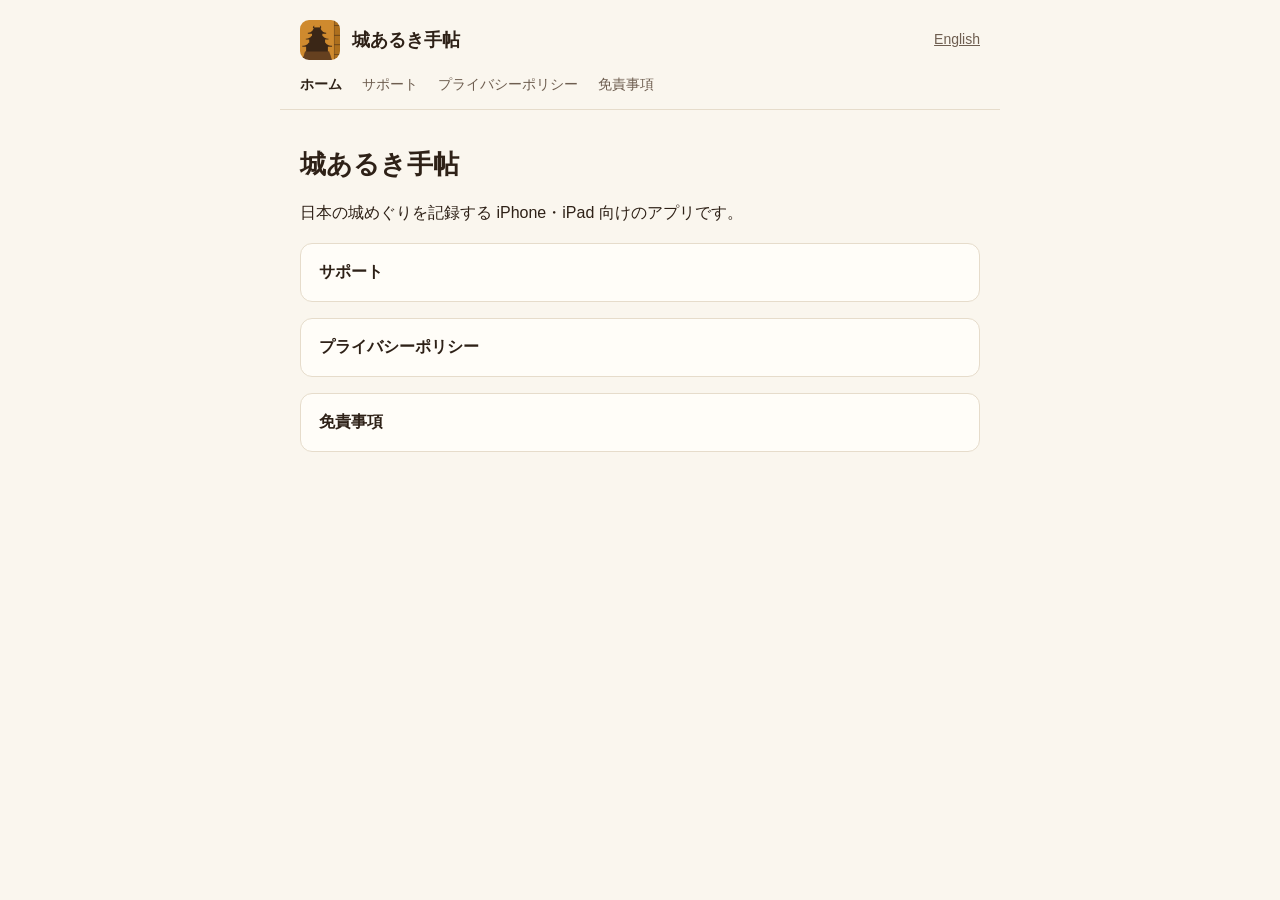
<file: index.html>
<!doctype html>
<html lang="ja">
<head>
<meta charset="utf-8">
<meta name="viewport" content="width=device-width, initial-scale=1">
<title>城あるき手帖</title>
<link rel="stylesheet" href="style.css">
<link rel="icon" href="icon.png">
</head>
<body>
<header class="site">
  <a class="brand" href="./"><img src="icon.png" alt="" width="40" height="40"><span>城あるき手帖</span></a>
  <a class="lang" href="en/" hreflang="en">English</a>
</header>
<nav><a href="./" aria-current="page">ホーム</a><a href="support.html">サポート</a><a href="privacy.html">プライバシーポリシー</a><a href="disclaimer.html">免責事項</a></nav>
<main>
<h1>城あるき手帖</h1>
<p>日本の城めぐりを記録する iPhone・iPad 向けのアプリです。</p>
<ul class="links"><li><a href="support.html">サポート</a></li><li><a href="privacy.html">プライバシーポリシー</a></li><li><a href="disclaimer.html">免責事項</a></li></ul>
</main>
</body>
</html>
</file>
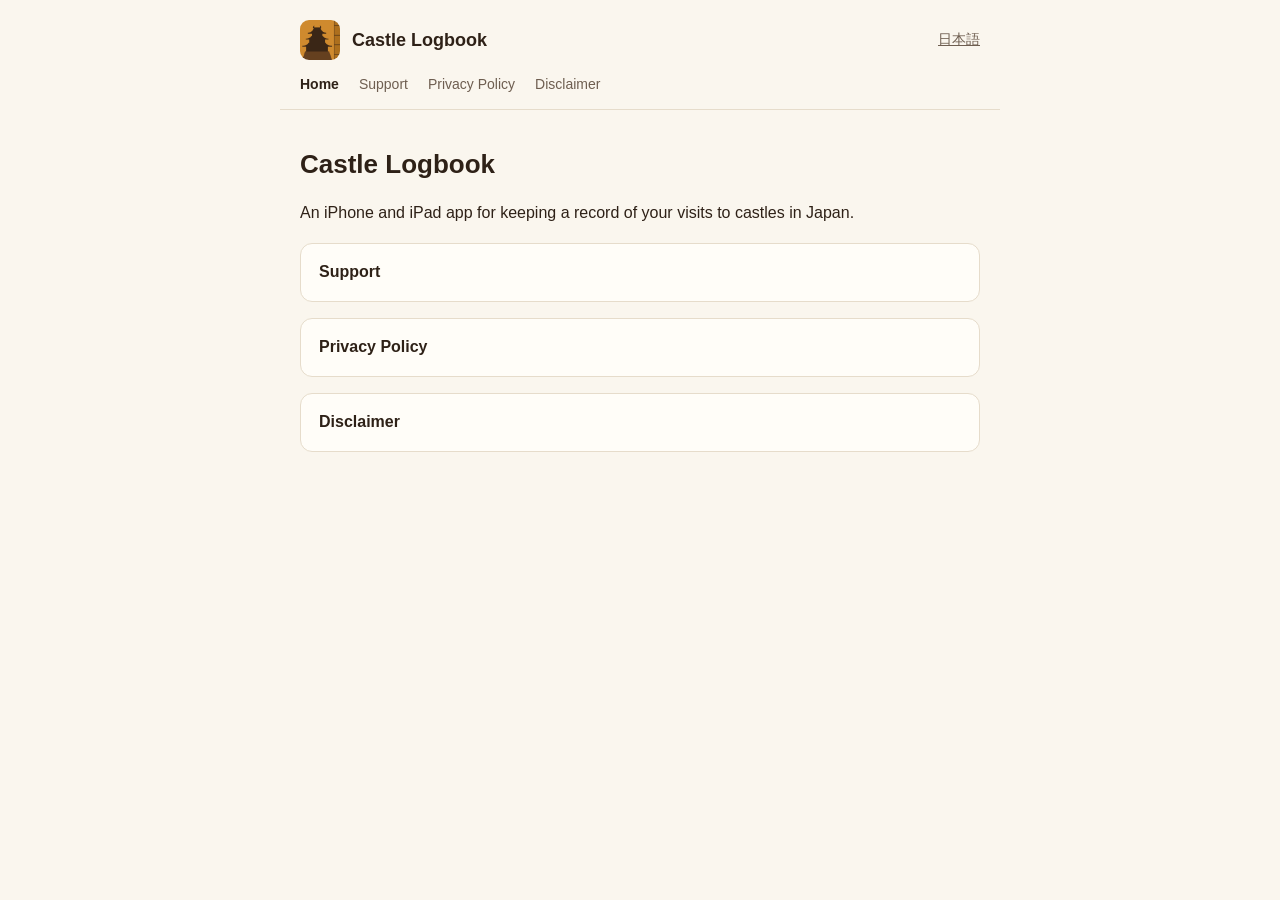
<file: en/index.html>
<!doctype html>
<html lang="en">
<head>
<meta charset="utf-8">
<meta name="viewport" content="width=device-width, initial-scale=1">
<title>Castle Logbook</title>
<link rel="stylesheet" href="../style.css">
<link rel="icon" href="../icon.png">
</head>
<body>
<header class="site">
  <a class="brand" href="../en/"><img src="../icon.png" alt="" width="40" height="40"><span>Castle Logbook</span></a>
  <a class="lang" href="../" hreflang="ja">日本語</a>
</header>
<nav><a href="./" aria-current="page">Home</a><a href="../en/support.html">Support</a><a href="../en/privacy.html">Privacy Policy</a><a href="../en/disclaimer.html">Disclaimer</a></nav>
<main>
<h1>Castle Logbook</h1>
<p>An iPhone and iPad app for keeping a record of your visits to castles in Japan.</p>
<ul class="links"><li><a href="support.html">Support</a></li><li><a href="privacy.html">Privacy Policy</a></li><li><a href="disclaimer.html">Disclaimer</a></li></ul>
</main>
</body>
</html>
</file>
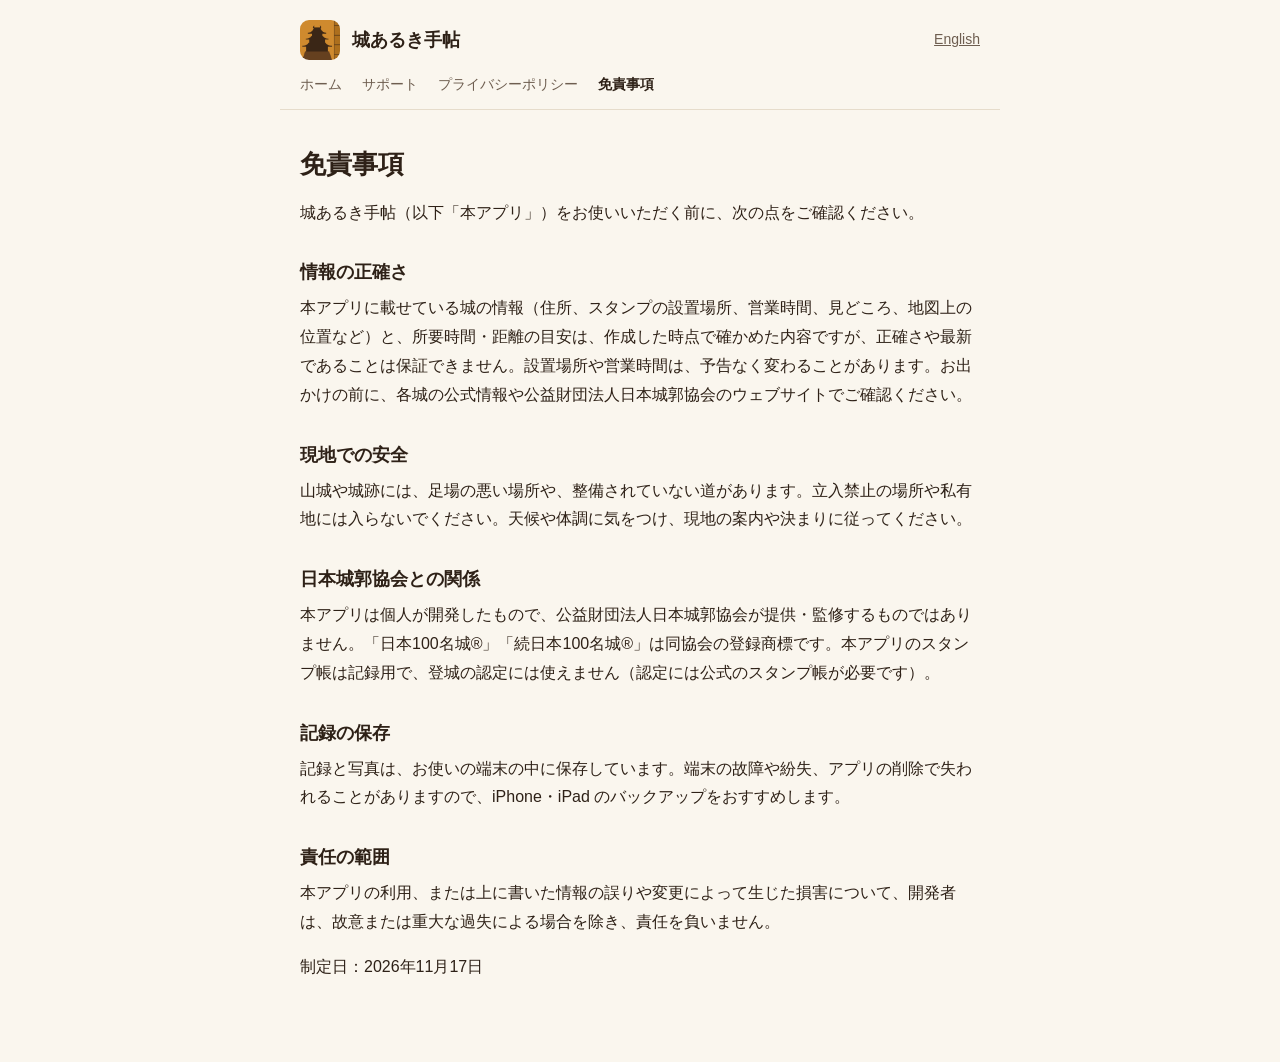
<file: disclaimer.html>
<!doctype html>
<html lang="ja">
<head>
<meta charset="utf-8">
<meta name="viewport" content="width=device-width, initial-scale=1">
<title>免責事項 | 城あるき手帖</title>
<link rel="stylesheet" href="style.css">
<link rel="icon" href="icon.png">
</head>
<body>
<header class="site">
  <a class="brand" href="./"><img src="icon.png" alt="" width="40" height="40"><span>城あるき手帖</span></a>
  <a class="lang" href="en/disclaimer.html" hreflang="en">English</a>
</header>
<nav><a href="./">ホーム</a><a href="support.html">サポート</a><a href="privacy.html">プライバシーポリシー</a><a href="disclaimer.html" aria-current="page">免責事項</a></nav>
<main>
<h1>免責事項</h1>
<p>城あるき手帖（以下「本アプリ」）をお使いいただく前に、次の点をご確認ください。</p>
<h2>情報の正確さ</h2>
<p>本アプリに載せている城の情報（住所、スタンプの設置場所、営業時間、見どころ、地図上の位置など）と、所要時間・距離の目安は、作成した時点で確かめた内容ですが、正確さや最新であることは保証できません。設置場所や営業時間は、予告なく変わることがあります。お出かけの前に、各城の公式情報や公益財団法人日本城郭協会のウェブサイトでご確認ください。</p>
<h2>現地での安全</h2>
<p>山城や城跡には、足場の悪い場所や、整備されていない道があります。立入禁止の場所や私有地には入らないでください。天候や体調に気をつけ、現地の案内や決まりに従ってください。</p>
<h2>日本城郭協会との関係</h2>
<p>本アプリは個人が開発したもので、公益財団法人日本城郭協会が提供・監修するものではありません。「日本100名城®」「続日本100名城®」は同協会の登録商標です。本アプリのスタンプ帳は記録用で、登城の認定には使えません（認定には公式のスタンプ帳が必要です）。</p>
<h2>記録の保存</h2>
<p>記録と写真は、お使いの端末の中に保存しています。端末の故障や紛失、アプリの削除で失われることがありますので、iPhone・iPad のバックアップをおすすめします。</p>
<h2>責任の範囲</h2>
<p>本アプリの利用、または上に書いた情報の誤りや変更によって生じた損害について、開発者は、故意または重大な過失による場合を除き、責任を負いません。</p>
<p>制定日：2026年11月17日</p>
</main>
</body>
</html>
</file>
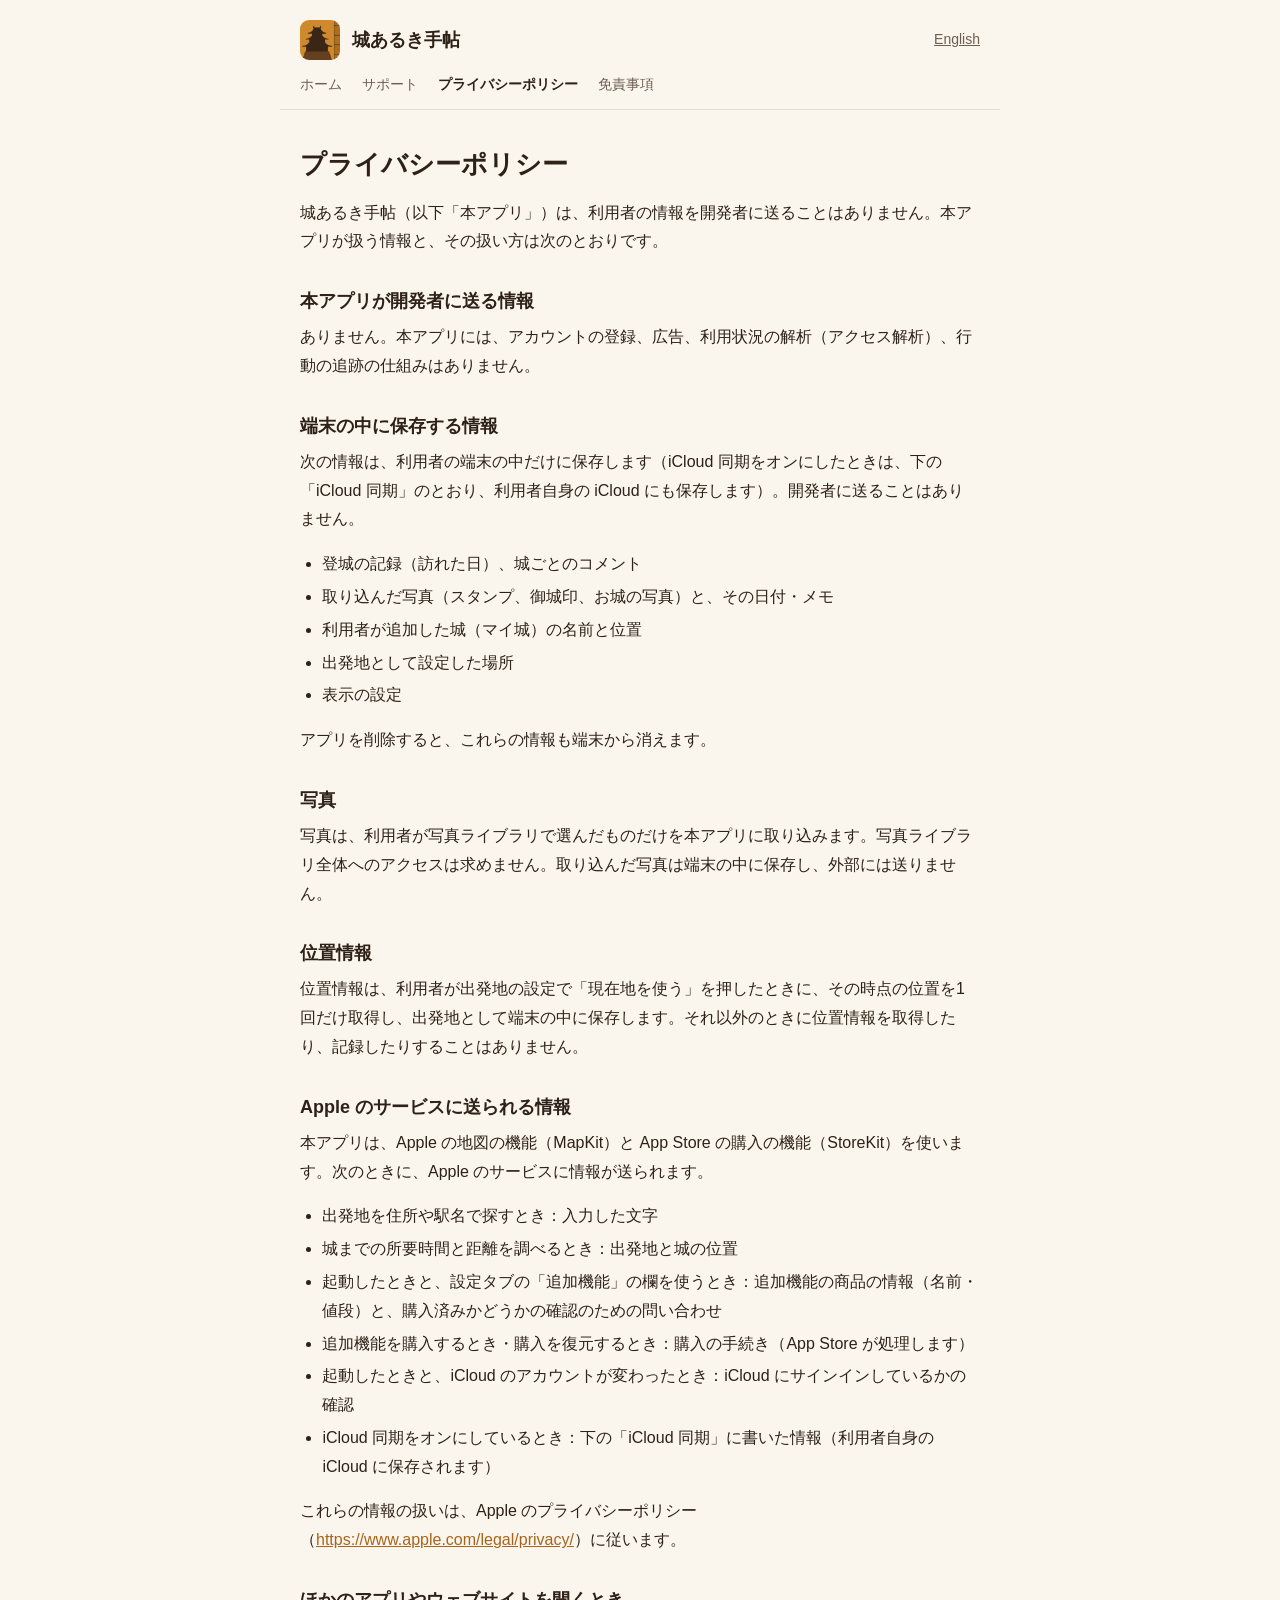
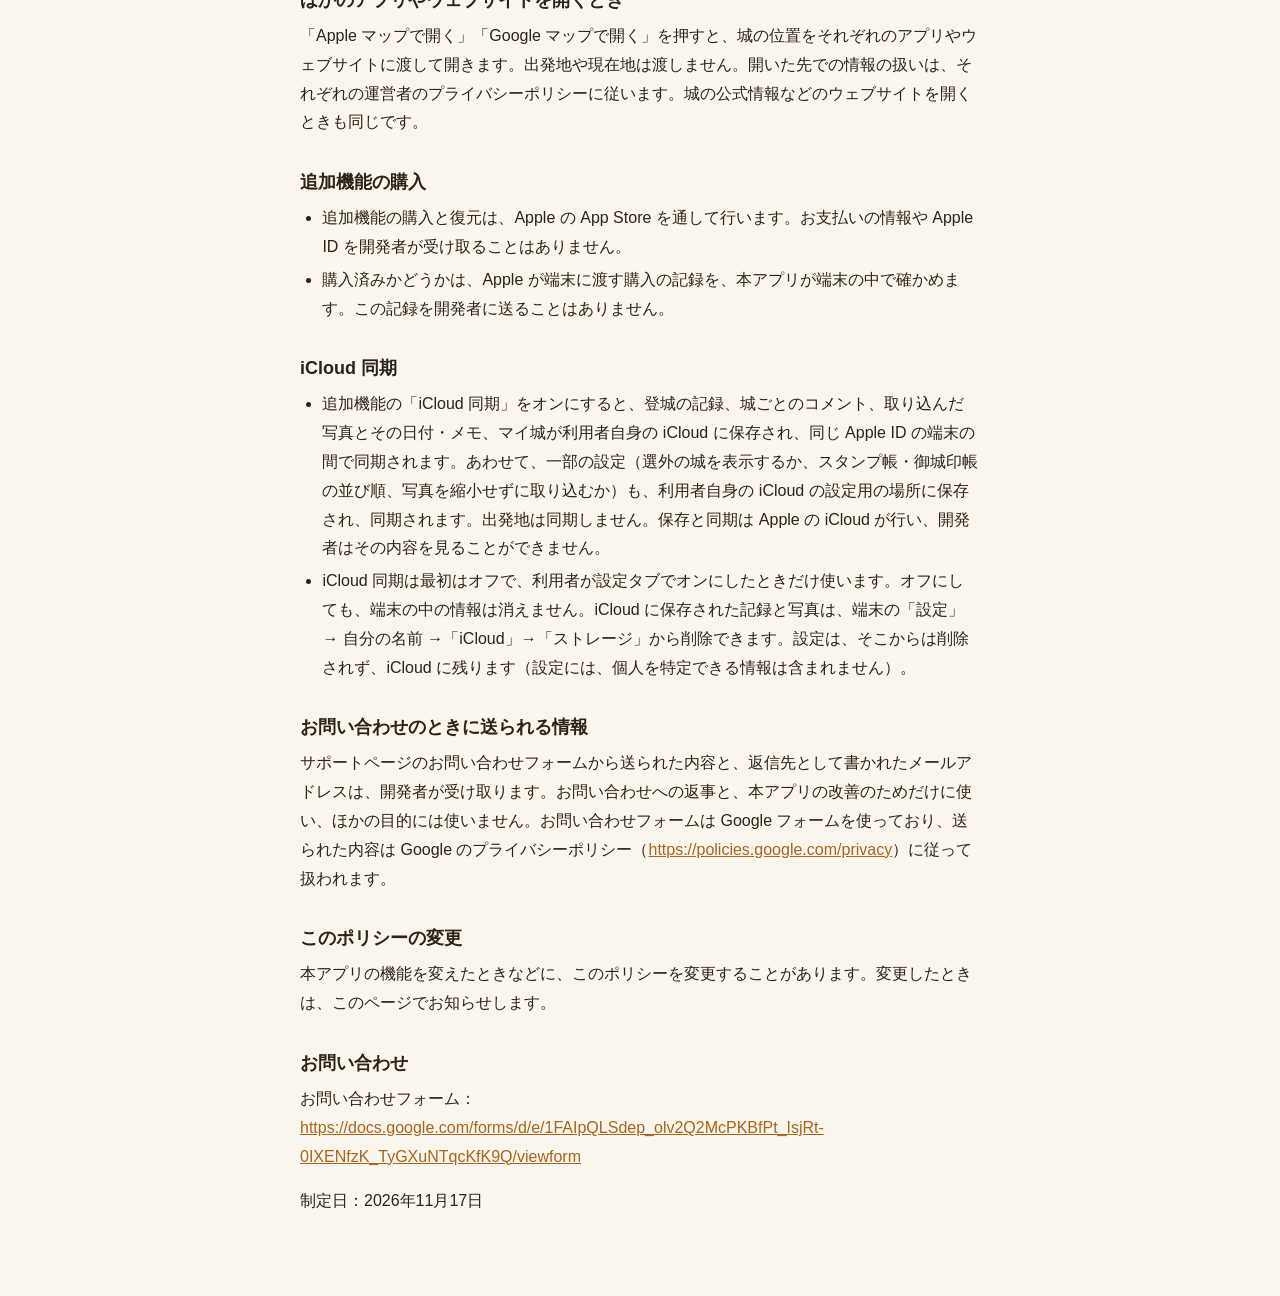
<file: privacy.html>
<!doctype html>
<html lang="ja">
<head>
<meta charset="utf-8">
<meta name="viewport" content="width=device-width, initial-scale=1">
<title>プライバシーポリシー | 城あるき手帖</title>
<link rel="stylesheet" href="style.css">
<link rel="icon" href="icon.png">
</head>
<body>
<header class="site">
  <a class="brand" href="./"><img src="icon.png" alt="" width="40" height="40"><span>城あるき手帖</span></a>
  <a class="lang" href="en/privacy.html" hreflang="en">English</a>
</header>
<nav><a href="./">ホーム</a><a href="support.html">サポート</a><a href="privacy.html" aria-current="page">プライバシーポリシー</a><a href="disclaimer.html">免責事項</a></nav>
<main>
<h1>プライバシーポリシー</h1>
<p>城あるき手帖（以下「本アプリ」）は、利用者の情報を開発者に送ることはありません。本アプリが扱う情報と、その扱い方は次のとおりです。</p>
<h2>本アプリが開発者に送る情報</h2>
<p>ありません。本アプリには、アカウントの登録、広告、利用状況の解析（アクセス解析）、行動の追跡の仕組みはありません。</p>
<h2>端末の中に保存する情報</h2>
<p>次の情報は、利用者の端末の中だけに保存します（iCloud 同期をオンにしたときは、下の「iCloud 同期」のとおり、利用者自身の iCloud にも保存します）。開発者に送ることはありません。</p>
<ul><li>登城の記録（訪れた日）、城ごとのコメント</li><li>取り込んだ写真（スタンプ、御城印、お城の写真）と、その日付・メモ</li><li>利用者が追加した城（マイ城）の名前と位置</li><li>出発地として設定した場所</li><li>表示の設定</li></ul>
<p>アプリを削除すると、これらの情報も端末から消えます。</p>
<h2>写真</h2>
<p>写真は、利用者が写真ライブラリで選んだものだけを本アプリに取り込みます。写真ライブラリ全体へのアクセスは求めません。取り込んだ写真は端末の中に保存し、外部には送りません。</p>
<h2>位置情報</h2>
<p>位置情報は、利用者が出発地の設定で「現在地を使う」を押したときに、その時点の位置を1回だけ取得し、出発地として端末の中に保存します。それ以外のときに位置情報を取得したり、記録したりすることはありません。</p>
<h2>Apple のサービスに送られる情報</h2>
<p>本アプリは、Apple の地図の機能（MapKit）と App Store の購入の機能（StoreKit）を使います。次のときに、Apple のサービスに情報が送られます。</p>
<ul><li>出発地を住所や駅名で探すとき：入力した文字</li><li>城までの所要時間と距離を調べるとき：出発地と城の位置</li><li>起動したときと、設定タブの「追加機能」の欄を使うとき：追加機能の商品の情報（名前・値段）と、購入済みかどうかの確認のための問い合わせ</li><li>追加機能を購入するとき・購入を復元するとき：購入の手続き（App Store が処理します）</li><li>起動したときと、iCloud のアカウントが変わったとき：iCloud にサインインしているかの確認</li><li>iCloud 同期をオンにしているとき：下の「iCloud 同期」に書いた情報（利用者自身の iCloud に保存されます）</li></ul>
<p>これらの情報の扱いは、Apple のプライバシーポリシー（<a href="https://www.apple.com/legal/privacy/">https://www.apple.com/legal/privacy/</a>）に従います。</p>
<h2>ほかのアプリやウェブサイトを開くとき</h2>
<p>「Apple マップで開く」「Google マップで開く」を押すと、城の位置をそれぞれのアプリやウェブサイトに渡して開きます。出発地や現在地は渡しません。開いた先での情報の扱いは、それぞれの運営者のプライバシーポリシーに従います。城の公式情報などのウェブサイトを開くときも同じです。</p>
<h2>追加機能の購入</h2>
<ul><li>追加機能の購入と復元は、Apple の App Store を通して行います。お支払いの情報や Apple ID を開発者が受け取ることはありません。</li><li>購入済みかどうかは、Apple が端末に渡す購入の記録を、本アプリが端末の中で確かめます。この記録を開発者に送ることはありません。</li></ul>
<h2>iCloud 同期</h2>
<ul><li>追加機能の「iCloud 同期」をオンにすると、登城の記録、城ごとのコメント、取り込んだ写真とその日付・メモ、マイ城が利用者自身の iCloud に保存され、同じ Apple ID の端末の間で同期されます。あわせて、一部の設定（選外の城を表示するか、スタンプ帳・御城印帳の並び順、写真を縮小せずに取り込むか）も、利用者自身の iCloud の設定用の場所に保存され、同期されます。出発地は同期しません。保存と同期は Apple の iCloud が行い、開発者はその内容を見ることができません。</li><li>iCloud 同期は最初はオフで、利用者が設定タブでオンにしたときだけ使います。オフにしても、端末の中の情報は消えません。iCloud に保存された記録と写真は、端末の「設定」→ 自分の名前 →「iCloud」→「ストレージ」から削除できます。設定は、そこからは削除されず、iCloud に残ります（設定には、個人を特定できる情報は含まれません）。</li></ul>
<h2>お問い合わせのときに送られる情報</h2>
<p>サポートページのお問い合わせフォームから送られた内容と、返信先として書かれたメールアドレスは、開発者が受け取ります。お問い合わせへの返事と、本アプリの改善のためだけに使い、ほかの目的には使いません。お問い合わせフォームは Google フォームを使っており、送られた内容は Google のプライバシーポリシー（<a href="https://policies.google.com/privacy">https://policies.google.com/privacy</a>）に従って扱われます。</p>
<h2>このポリシーの変更</h2>
<p>本アプリの機能を変えたときなどに、このポリシーを変更することがあります。変更したときは、このページでお知らせします。</p>
<h2>お問い合わせ</h2>
<p>お問い合わせフォーム：<a href="https://docs.google.com/forms/d/e/1FAIpQLSdep_olv2Q2McPKBfPt_IsjRt-0IXENfzK_TyGXuNTqcKfK9Q/viewform">https://docs.google.com/forms/d/e/1FAIpQLSdep_olv2Q2McPKBfPt_IsjRt-0IXENfzK_TyGXuNTqcKfK9Q/viewform</a></p>
<p>制定日：2026年11月17日</p>
</main>
</body>
</html>
</file>
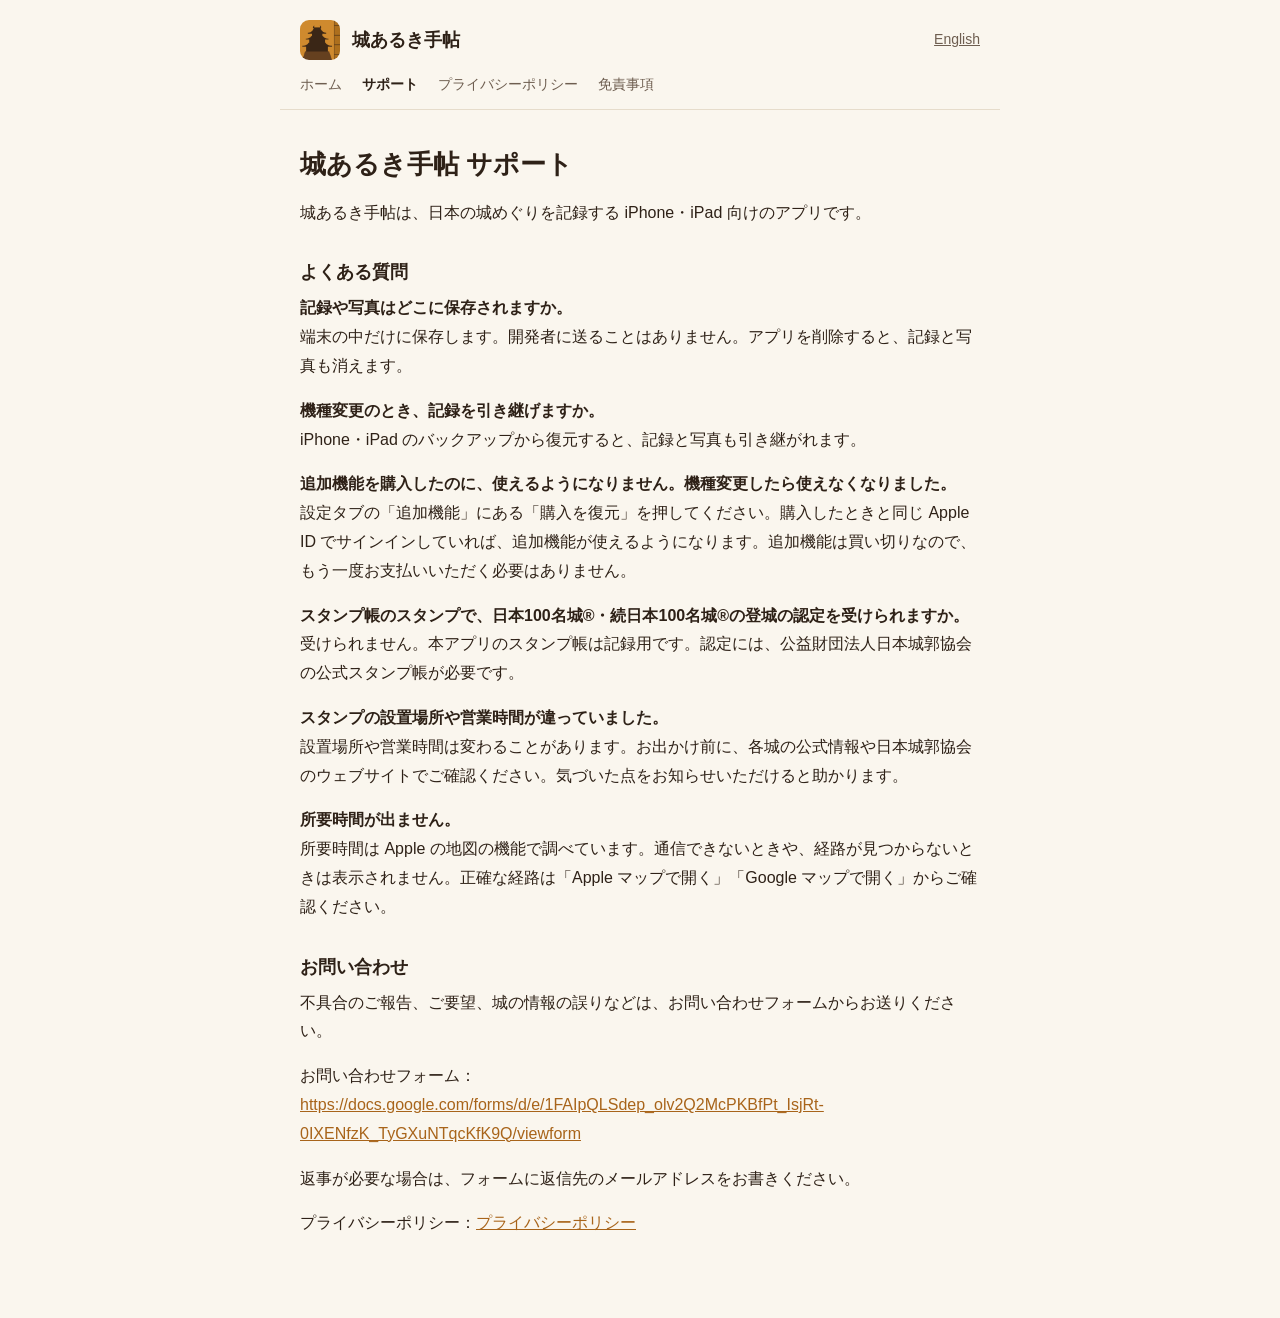
<file: support.html>
<!doctype html>
<html lang="ja">
<head>
<meta charset="utf-8">
<meta name="viewport" content="width=device-width, initial-scale=1">
<title>城あるき手帖 サポート</title>
<link rel="stylesheet" href="style.css">
<link rel="icon" href="icon.png">
</head>
<body>
<header class="site">
  <a class="brand" href="./"><img src="icon.png" alt="" width="40" height="40"><span>城あるき手帖</span></a>
  <a class="lang" href="en/support.html" hreflang="en">English</a>
</header>
<nav><a href="./">ホーム</a><a href="support.html" aria-current="page">サポート</a><a href="privacy.html">プライバシーポリシー</a><a href="disclaimer.html">免責事項</a></nav>
<main>
<h1>城あるき手帖 サポート</h1>
<p>城あるき手帖は、日本の城めぐりを記録する iPhone・iPad 向けのアプリです。</p>
<h2>よくある質問</h2>
<p><strong>記録や写真はどこに保存されますか。</strong><br>端末の中だけに保存します。開発者に送ることはありません。アプリを削除すると、記録と写真も消えます。</p>
<p><strong>機種変更のとき、記録を引き継げますか。</strong><br>iPhone・iPad のバックアップから復元すると、記録と写真も引き継がれます。</p>
<p><strong>追加機能を購入したのに、使えるようになりません。機種変更したら使えなくなりました。</strong><br>設定タブの「追加機能」にある「購入を復元」を押してください。購入したときと同じ Apple ID でサインインしていれば、追加機能が使えるようになります。追加機能は買い切りなので、もう一度お支払いいただく必要はありません。</p>
<p><strong>スタンプ帳のスタンプで、日本100名城®・続日本100名城®の登城の認定を受けられますか。</strong><br>受けられません。本アプリのスタンプ帳は記録用です。認定には、公益財団法人日本城郭協会の公式スタンプ帳が必要です。</p>
<p><strong>スタンプの設置場所や営業時間が違っていました。</strong><br>設置場所や営業時間は変わることがあります。お出かけ前に、各城の公式情報や日本城郭協会のウェブサイトでご確認ください。気づいた点をお知らせいただけると助かります。</p>
<p><strong>所要時間が出ません。</strong><br>所要時間は Apple の地図の機能で調べています。通信できないときや、経路が見つからないときは表示されません。正確な経路は「Apple マップで開く」「Google マップで開く」からご確認ください。</p>
<h2>お問い合わせ</h2>
<p>不具合のご報告、ご要望、城の情報の誤りなどは、お問い合わせフォームからお送りください。</p>
<p>お問い合わせフォーム：<a href="https://docs.google.com/forms/d/e/1FAIpQLSdep_olv2Q2McPKBfPt_IsjRt-0IXENfzK_TyGXuNTqcKfK9Q/viewform">https://docs.google.com/forms/d/e/1FAIpQLSdep_olv2Q2McPKBfPt_IsjRt-0IXENfzK_TyGXuNTqcKfK9Q/viewform</a></p>
<p>返事が必要な場合は、フォームに返信先のメールアドレスをお書きください。</p>
<p>プライバシーポリシー：<a href="privacy.html">プライバシーポリシー</a></p>
</main>
</body>
</html>
</file>
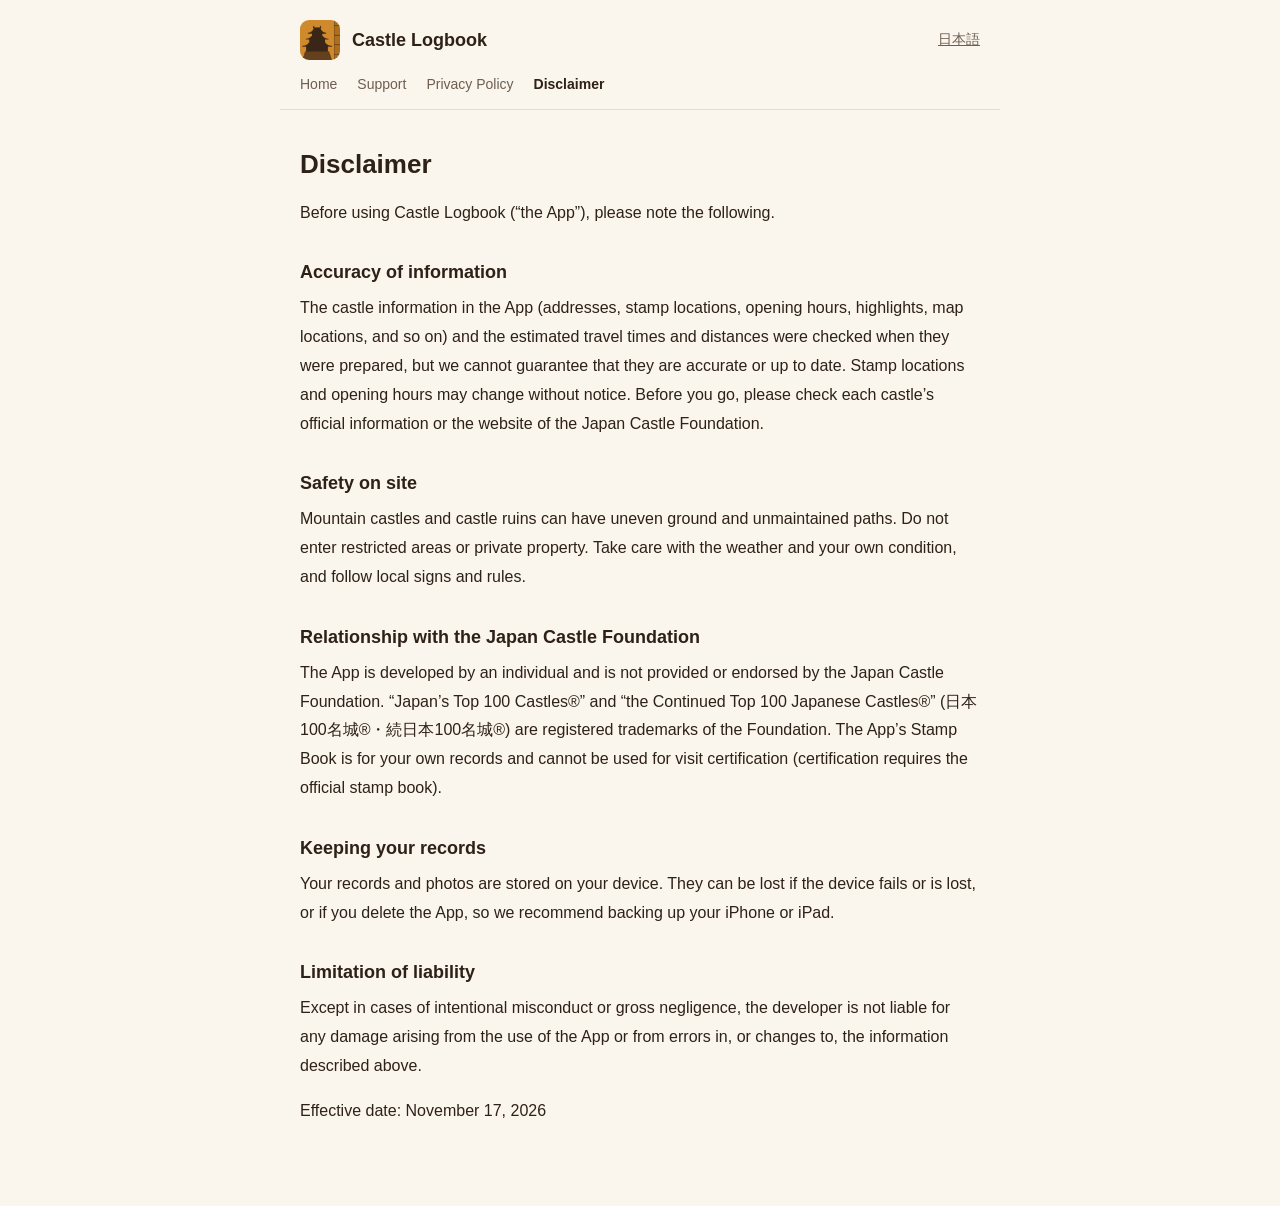
<file: en/disclaimer.html>
<!doctype html>
<html lang="en">
<head>
<meta charset="utf-8">
<meta name="viewport" content="width=device-width, initial-scale=1">
<title>Disclaimer | Castle Logbook</title>
<link rel="stylesheet" href="../style.css">
<link rel="icon" href="../icon.png">
</head>
<body>
<header class="site">
  <a class="brand" href="../en/"><img src="../icon.png" alt="" width="40" height="40"><span>Castle Logbook</span></a>
  <a class="lang" href="../disclaimer.html" hreflang="ja">日本語</a>
</header>
<nav><a href="./">Home</a><a href="../en/support.html">Support</a><a href="../en/privacy.html">Privacy Policy</a><a href="../en/disclaimer.html" aria-current="page">Disclaimer</a></nav>
<main>
<h1>Disclaimer</h1>
<p>Before using Castle Logbook (“the App”), please note the following.</p>
<h2>Accuracy of information</h2>
<p>The castle information in the App (addresses, stamp locations, opening hours, highlights, map locations, and so on) and the estimated travel times and distances were checked when they were prepared, but we cannot guarantee that they are accurate or up to date. Stamp locations and opening hours may change without notice. Before you go, please check each castle’s official information or the website of the Japan Castle Foundation.</p>
<h2>Safety on site</h2>
<p>Mountain castles and castle ruins can have uneven ground and unmaintained paths. Do not enter restricted areas or private property. Take care with the weather and your own condition, and follow local signs and rules.</p>
<h2>Relationship with the Japan Castle Foundation</h2>
<p>The App is developed by an individual and is not provided or endorsed by the Japan Castle Foundation. “Japan’s Top 100 Castles®” and “the Continued Top 100 Japanese Castles®” (日本100名城®・続日本100名城®) are registered trademarks of the Foundation. The App’s Stamp Book is for your own records and cannot be used for visit certification (certification requires the official stamp book).</p>
<h2>Keeping your records</h2>
<p>Your records and photos are stored on your device. They can be lost if the device fails or is lost, or if you delete the App, so we recommend backing up your iPhone or iPad.</p>
<h2>Limitation of liability</h2>
<p>Except in cases of intentional misconduct or gross negligence, the developer is not liable for any damage arising from the use of the App or from errors in, or changes to, the information described above.</p>
<p>Effective date: November 17, 2026</p>
</main>
</body>
</html>
</file>
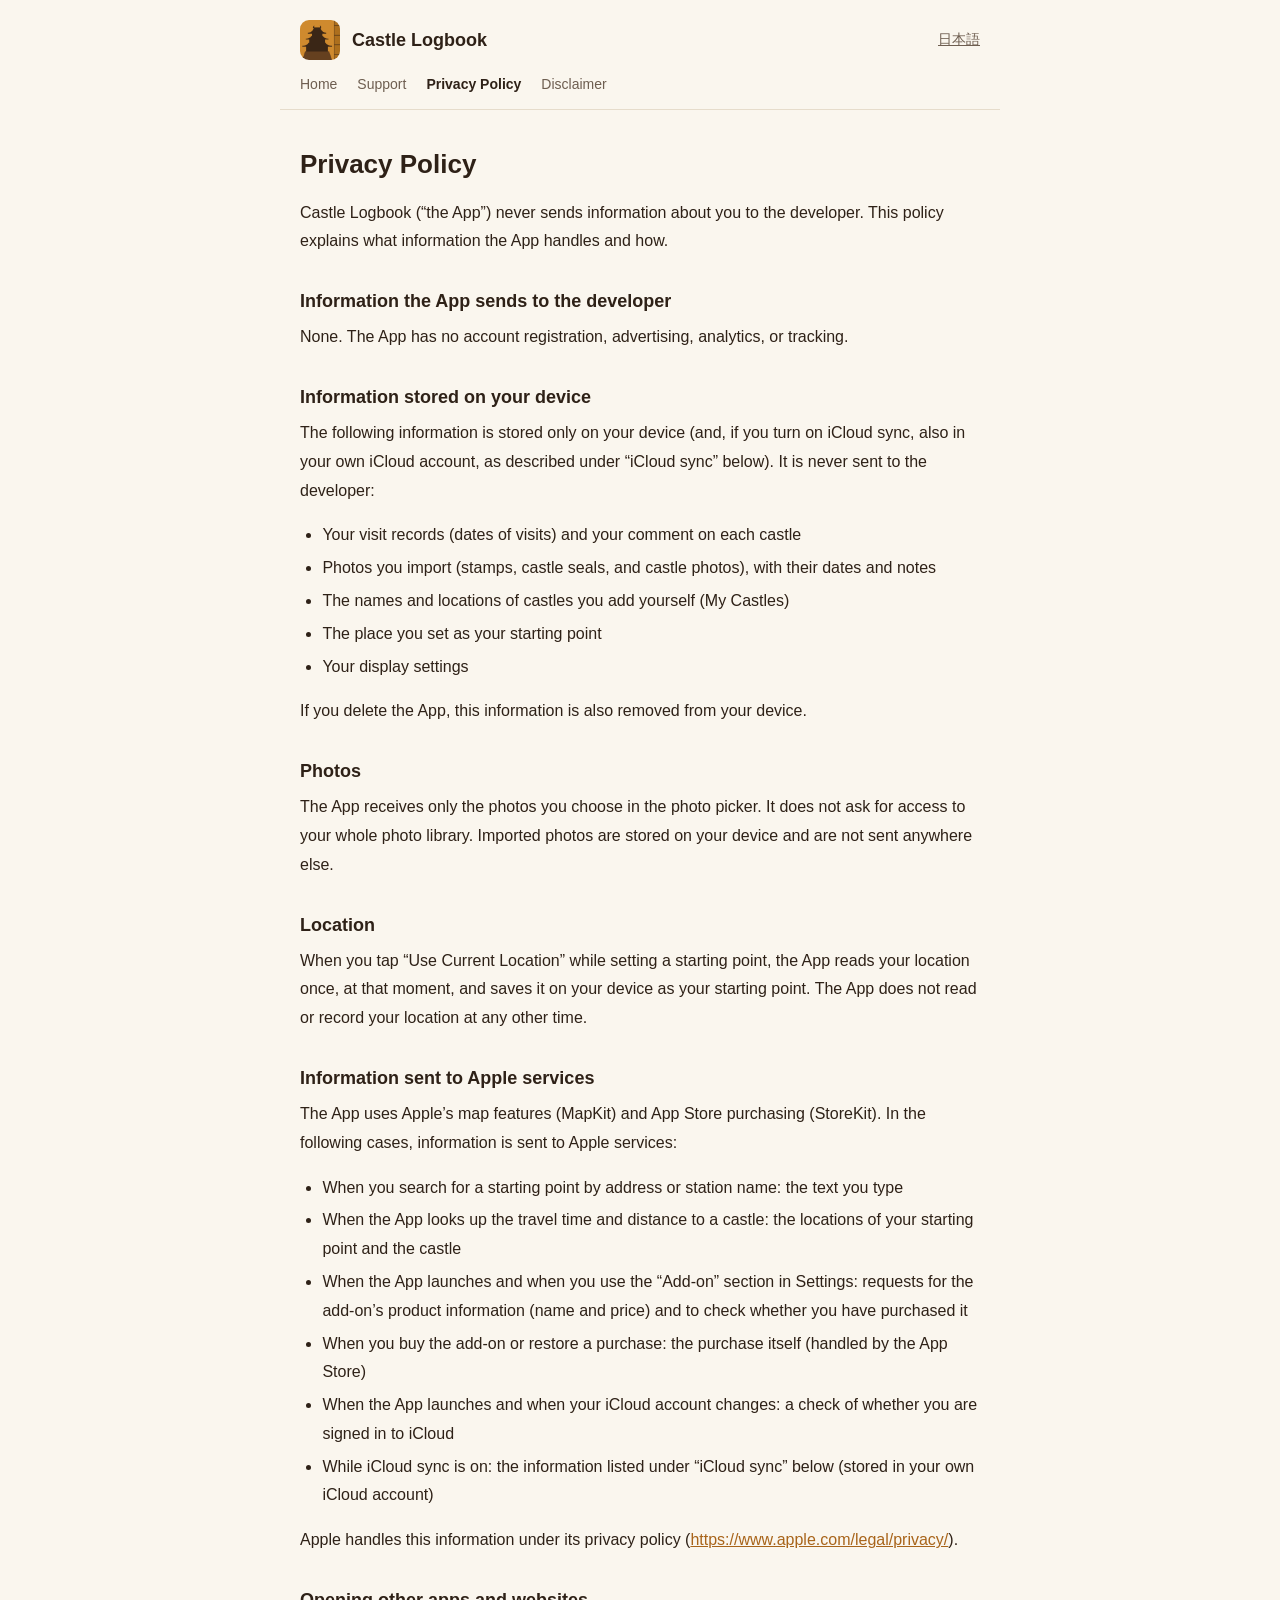
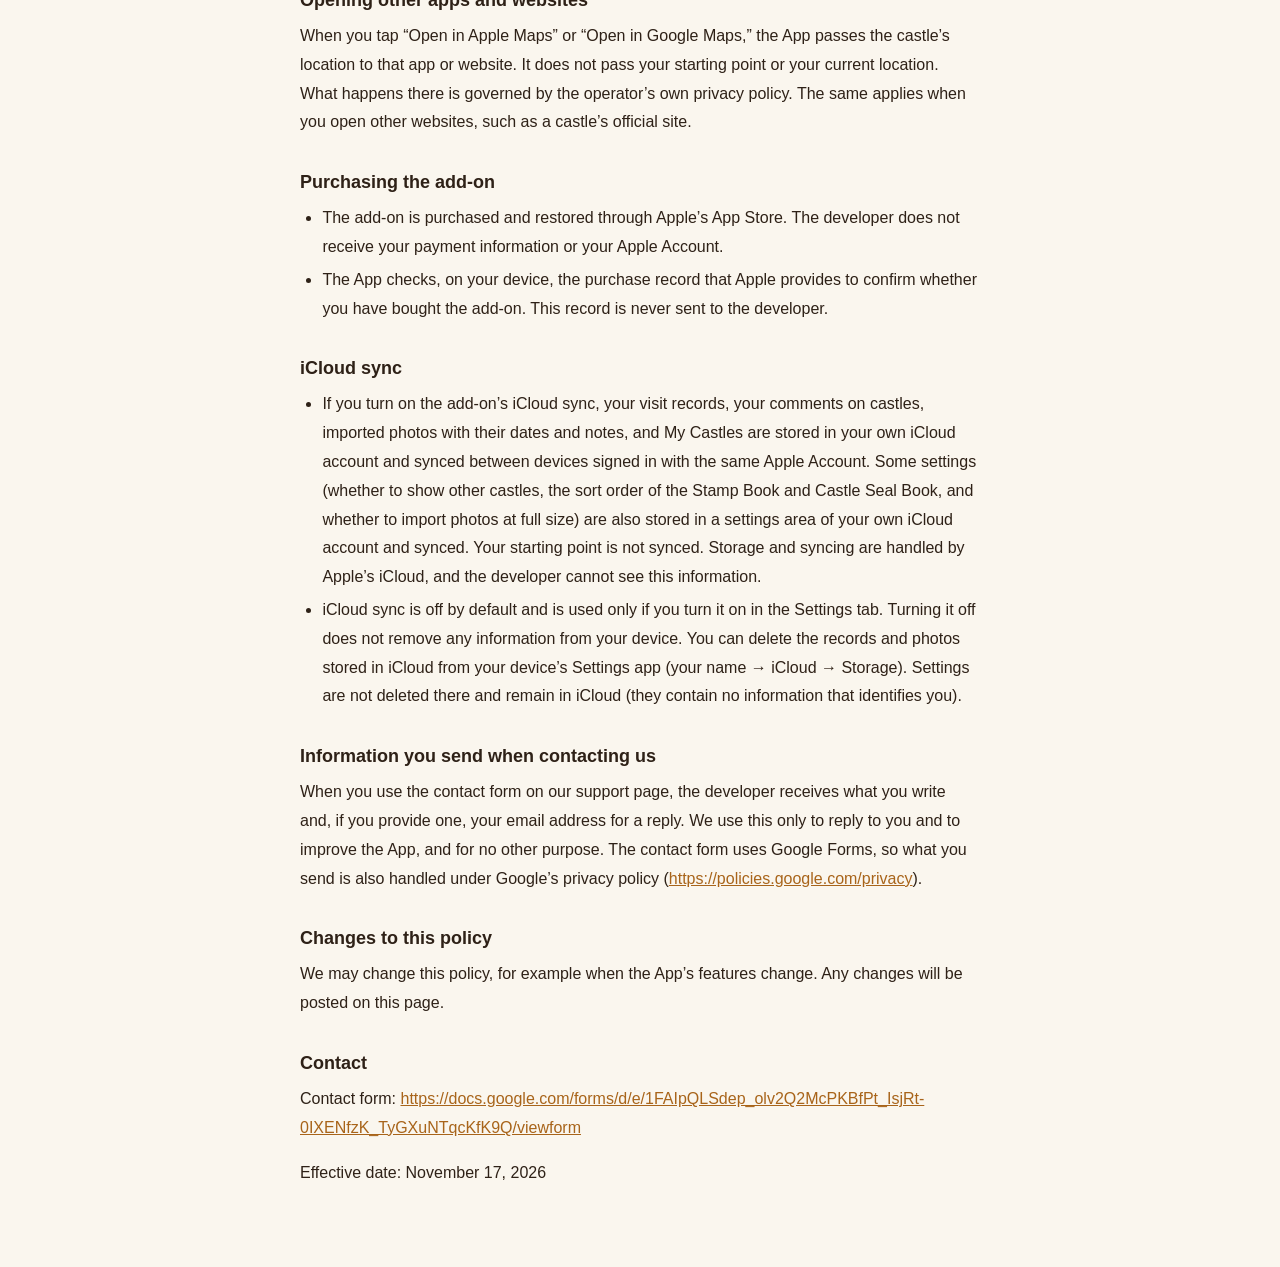
<file: en/privacy.html>
<!doctype html>
<html lang="en">
<head>
<meta charset="utf-8">
<meta name="viewport" content="width=device-width, initial-scale=1">
<title>Privacy Policy | Castle Logbook</title>
<link rel="stylesheet" href="../style.css">
<link rel="icon" href="../icon.png">
</head>
<body>
<header class="site">
  <a class="brand" href="../en/"><img src="../icon.png" alt="" width="40" height="40"><span>Castle Logbook</span></a>
  <a class="lang" href="../privacy.html" hreflang="ja">日本語</a>
</header>
<nav><a href="./">Home</a><a href="../en/support.html">Support</a><a href="../en/privacy.html" aria-current="page">Privacy Policy</a><a href="../en/disclaimer.html">Disclaimer</a></nav>
<main>
<h1>Privacy Policy</h1>
<p>Castle Logbook (“the App”) never sends information about you to the developer. This policy explains what information the App handles and how.</p>
<h2>Information the App sends to the developer</h2>
<p>None. The App has no account registration, advertising, analytics, or tracking.</p>
<h2>Information stored on your device</h2>
<p>The following information is stored only on your device (and, if you turn on iCloud sync, also in your own iCloud account, as described under “iCloud sync” below). It is never sent to the developer:</p>
<ul><li>Your visit records (dates of visits) and your comment on each castle</li><li>Photos you import (stamps, castle seals, and castle photos), with their dates and notes</li><li>The names and locations of castles you add yourself (My Castles)</li><li>The place you set as your starting point</li><li>Your display settings</li></ul>
<p>If you delete the App, this information is also removed from your device.</p>
<h2>Photos</h2>
<p>The App receives only the photos you choose in the photo picker. It does not ask for access to your whole photo library. Imported photos are stored on your device and are not sent anywhere else.</p>
<h2>Location</h2>
<p>When you tap “Use Current Location” while setting a starting point, the App reads your location once, at that moment, and saves it on your device as your starting point. The App does not read or record your location at any other time.</p>
<h2>Information sent to Apple services</h2>
<p>The App uses Apple’s map features (MapKit) and App Store purchasing (StoreKit). In the following cases, information is sent to Apple services:</p>
<ul><li>When you search for a starting point by address or station name: the text you type</li><li>When the App looks up the travel time and distance to a castle: the locations of your starting point and the castle</li><li>When the App launches and when you use the “Add-on” section in Settings: requests for the add-on’s product information (name and price) and to check whether you have purchased it</li><li>When you buy the add-on or restore a purchase: the purchase itself (handled by the App Store)</li><li>When the App launches and when your iCloud account changes: a check of whether you are signed in to iCloud</li><li>While iCloud sync is on: the information listed under “iCloud sync” below (stored in your own iCloud account)</li></ul>
<p>Apple handles this information under its privacy policy (<a href="https://www.apple.com/legal/privacy/">https://www.apple.com/legal/privacy/</a>).</p>
<h2>Opening other apps and websites</h2>
<p>When you tap “Open in Apple Maps” or “Open in Google Maps,” the App passes the castle’s location to that app or website. It does not pass your starting point or your current location. What happens there is governed by the operator’s own privacy policy. The same applies when you open other websites, such as a castle’s official site.</p>
<h2>Purchasing the add-on</h2>
<ul><li>The add-on is purchased and restored through Apple’s App Store. The developer does not receive your payment information or your Apple Account.</li><li>The App checks, on your device, the purchase record that Apple provides to confirm whether you have bought the add-on. This record is never sent to the developer.</li></ul>
<h2>iCloud sync</h2>
<ul><li>If you turn on the add-on’s iCloud sync, your visit records, your comments on castles, imported photos with their dates and notes, and My Castles are stored in your own iCloud account and synced between devices signed in with the same Apple Account. Some settings (whether to show other castles, the sort order of the Stamp Book and Castle Seal Book, and whether to import photos at full size) are also stored in a settings area of your own iCloud account and synced. Your starting point is not synced. Storage and syncing are handled by Apple’s iCloud, and the developer cannot see this information.</li><li>iCloud sync is off by default and is used only if you turn it on in the Settings tab. Turning it off does not remove any information from your device. You can delete the records and photos stored in iCloud from your device’s Settings app (your name → iCloud → Storage). Settings are not deleted there and remain in iCloud (they contain no information that identifies you).</li></ul>
<h2>Information you send when contacting us</h2>
<p>When you use the contact form on our support page, the developer receives what you write and, if you provide one, your email address for a reply. We use this only to reply to you and to improve the App, and for no other purpose. The contact form uses Google Forms, so what you send is also handled under Google’s privacy policy (<a href="https://policies.google.com/privacy">https://policies.google.com/privacy</a>).</p>
<h2>Changes to this policy</h2>
<p>We may change this policy, for example when the App’s features change. Any changes will be posted on this page.</p>
<h2>Contact</h2>
<p>Contact form: <a href="https://docs.google.com/forms/d/e/1FAIpQLSdep_olv2Q2McPKBfPt_IsjRt-0IXENfzK_TyGXuNTqcKfK9Q/viewform">https://docs.google.com/forms/d/e/1FAIpQLSdep_olv2Q2McPKBfPt_IsjRt-0IXENfzK_TyGXuNTqcKfK9Q/viewform</a></p>
<p>Effective date: November 17, 2026</p>
</main>
</body>
</html>
</file>
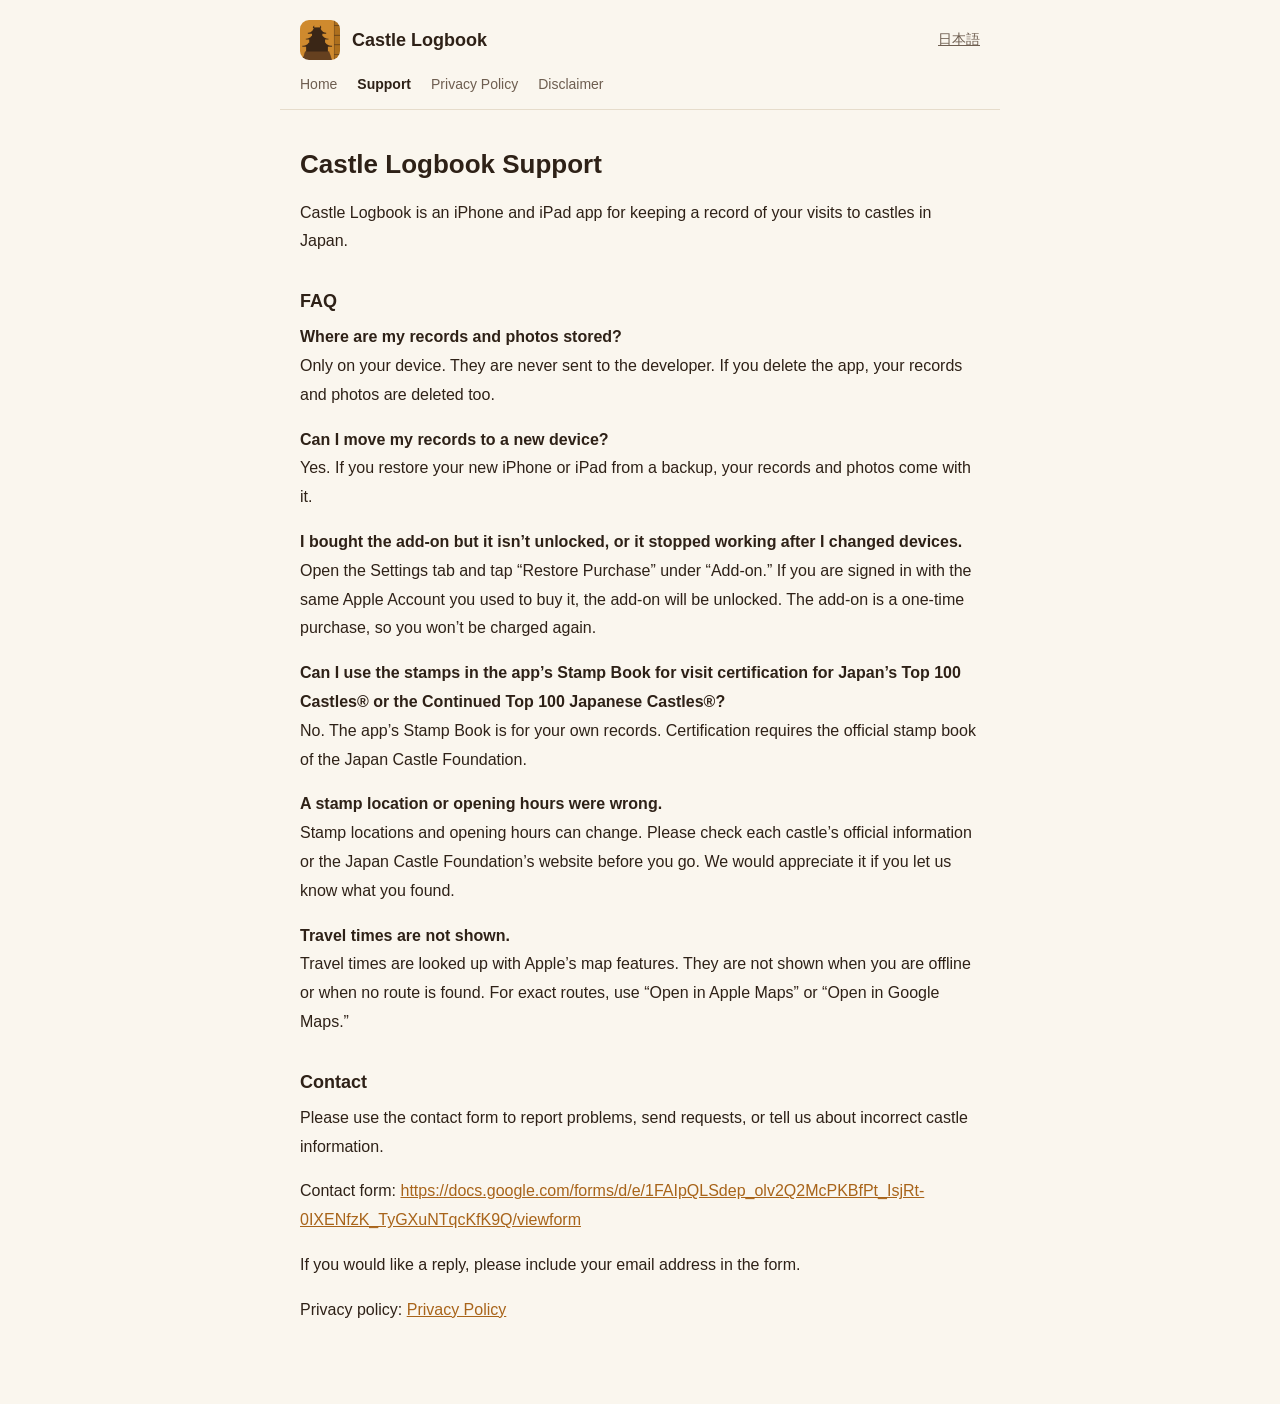
<file: en/support.html>
<!doctype html>
<html lang="en">
<head>
<meta charset="utf-8">
<meta name="viewport" content="width=device-width, initial-scale=1">
<title>Castle Logbook Support</title>
<link rel="stylesheet" href="../style.css">
<link rel="icon" href="../icon.png">
</head>
<body>
<header class="site">
  <a class="brand" href="../en/"><img src="../icon.png" alt="" width="40" height="40"><span>Castle Logbook</span></a>
  <a class="lang" href="../support.html" hreflang="ja">日本語</a>
</header>
<nav><a href="./">Home</a><a href="../en/support.html" aria-current="page">Support</a><a href="../en/privacy.html">Privacy Policy</a><a href="../en/disclaimer.html">Disclaimer</a></nav>
<main>
<h1>Castle Logbook Support</h1>
<p>Castle Logbook is an iPhone and iPad app for keeping a record of your visits to castles in Japan.</p>
<h2>FAQ</h2>
<p><strong>Where are my records and photos stored?</strong><br>Only on your device. They are never sent to the developer. If you delete the app, your records and photos are deleted too.</p>
<p><strong>Can I move my records to a new device?</strong><br>Yes. If you restore your new iPhone or iPad from a backup, your records and photos come with it.</p>
<p><strong>I bought the add-on but it isn’t unlocked, or it stopped working after I changed devices.</strong><br>Open the Settings tab and tap “Restore Purchase” under “Add-on.” If you are signed in with the same Apple Account you used to buy it, the add-on will be unlocked. The add-on is a one-time purchase, so you won’t be charged again.</p>
<p><strong>Can I use the stamps in the app’s Stamp Book for visit certification for Japan’s Top 100 Castles® or the Continued Top 100 Japanese Castles®?</strong><br>No. The app’s Stamp Book is for your own records. Certification requires the official stamp book of the Japan Castle Foundation.</p>
<p><strong>A stamp location or opening hours were wrong.</strong><br>Stamp locations and opening hours can change. Please check each castle’s official information or the Japan Castle Foundation’s website before you go. We would appreciate it if you let us know what you found.</p>
<p><strong>Travel times are not shown.</strong><br>Travel times are looked up with Apple’s map features. They are not shown when you are offline or when no route is found. For exact routes, use “Open in Apple Maps” or “Open in Google Maps.”</p>
<h2>Contact</h2>
<p>Please use the contact form to report problems, send requests, or tell us about incorrect castle information.</p>
<p>Contact form: <a href="https://docs.google.com/forms/d/e/1FAIpQLSdep_olv2Q2McPKBfPt_IsjRt-0IXENfzK_TyGXuNTqcKfK9Q/viewform">https://docs.google.com/forms/d/e/1FAIpQLSdep_olv2Q2McPKBfPt_IsjRt-0IXENfzK_TyGXuNTqcKfK9Q/viewform</a></p>
<p>If you would like a reply, please include your email address in the form.</p>
<p>Privacy policy: <a href="privacy.html">Privacy Policy</a></p>
</main>
</body>
</html>
</file>
<file: style.css>
/* サポートページとプライバシーポリシーの見た目。アイコンの柿色と焦茶に合わせる。 */
:root {
  --bg: #faf6ee;
  --surface: #fffdf8;
  --fg: #2e2117;
  --muted: #6e5e50;
  --accent: #a8641a;
  --line: #e6dccb;
  color-scheme: light;
}
@media (prefers-color-scheme: dark) {
  :root {
    --bg: #1d1712;
    --surface: #261e17;
    --fg: #f1e8dc;
    --muted: #b9a993;
    --accent: #e3a45a;
    --line: #3d3127;
    color-scheme: dark;
  }
}
* { box-sizing: border-box; }
body {
  margin: 0;
  background: var(--bg);
  color: var(--fg);
  font-family: -apple-system, BlinkMacSystemFont, "Hiragino Sans", "Yu Gothic", "Noto Sans JP", sans-serif;
  font-size: 16px;
  line-height: 1.8;
  -webkit-text-size-adjust: 100%;
}
header.site, nav, main {
  max-width: 720px;
  margin: 0 auto;
  padding-left: max(20px, env(safe-area-inset-left));
  padding-right: max(20px, env(safe-area-inset-right));
}
header.site {
  display: flex;
  align-items: center;
  justify-content: space-between;
  gap: 16px;
  padding-block: 20px 8px;
}
.brand {
  display: flex;
  align-items: center;
  gap: 12px;
  color: var(--fg);
  font-weight: 700;
  font-size: 18px;
  text-decoration: none;
}
.brand img { border-radius: 9px; }
.lang { color: var(--muted); font-size: 14px; }
nav {
  display: flex;
  flex-wrap: wrap;
  gap: 4px 20px;
  padding-block: 4px 12px;
  border-bottom: 1px solid var(--line);
  font-size: 14px;
}
nav a { color: var(--muted); text-decoration: none; }
nav a[aria-current="page"] { color: var(--fg); font-weight: 600; }
main { padding-block: 8px 64px; }
h1 { font-size: 26px; line-height: 1.4; margin: 28px 0 16px; text-wrap: balance; }
h2 { font-size: 18px; line-height: 1.5; margin: 32px 0 8px; }
p, ul { margin: 0 0 16px; }
ul { padding-left: 1.4em; }
li { margin-bottom: 4px; }
a { color: var(--accent); overflow-wrap: anywhere; }
a:focus-visible { outline: 2px solid var(--accent); outline-offset: 2px; }
ul.links { list-style: none; padding: 0; display: grid; gap: 12px; }
ul.links a {
  display: block;
  padding: 14px 18px;
  background: var(--surface);
  border: 1px solid var(--line);
  border-radius: 12px;
  color: var(--fg);
  font-weight: 600;
  text-decoration: none;
}
</file>
